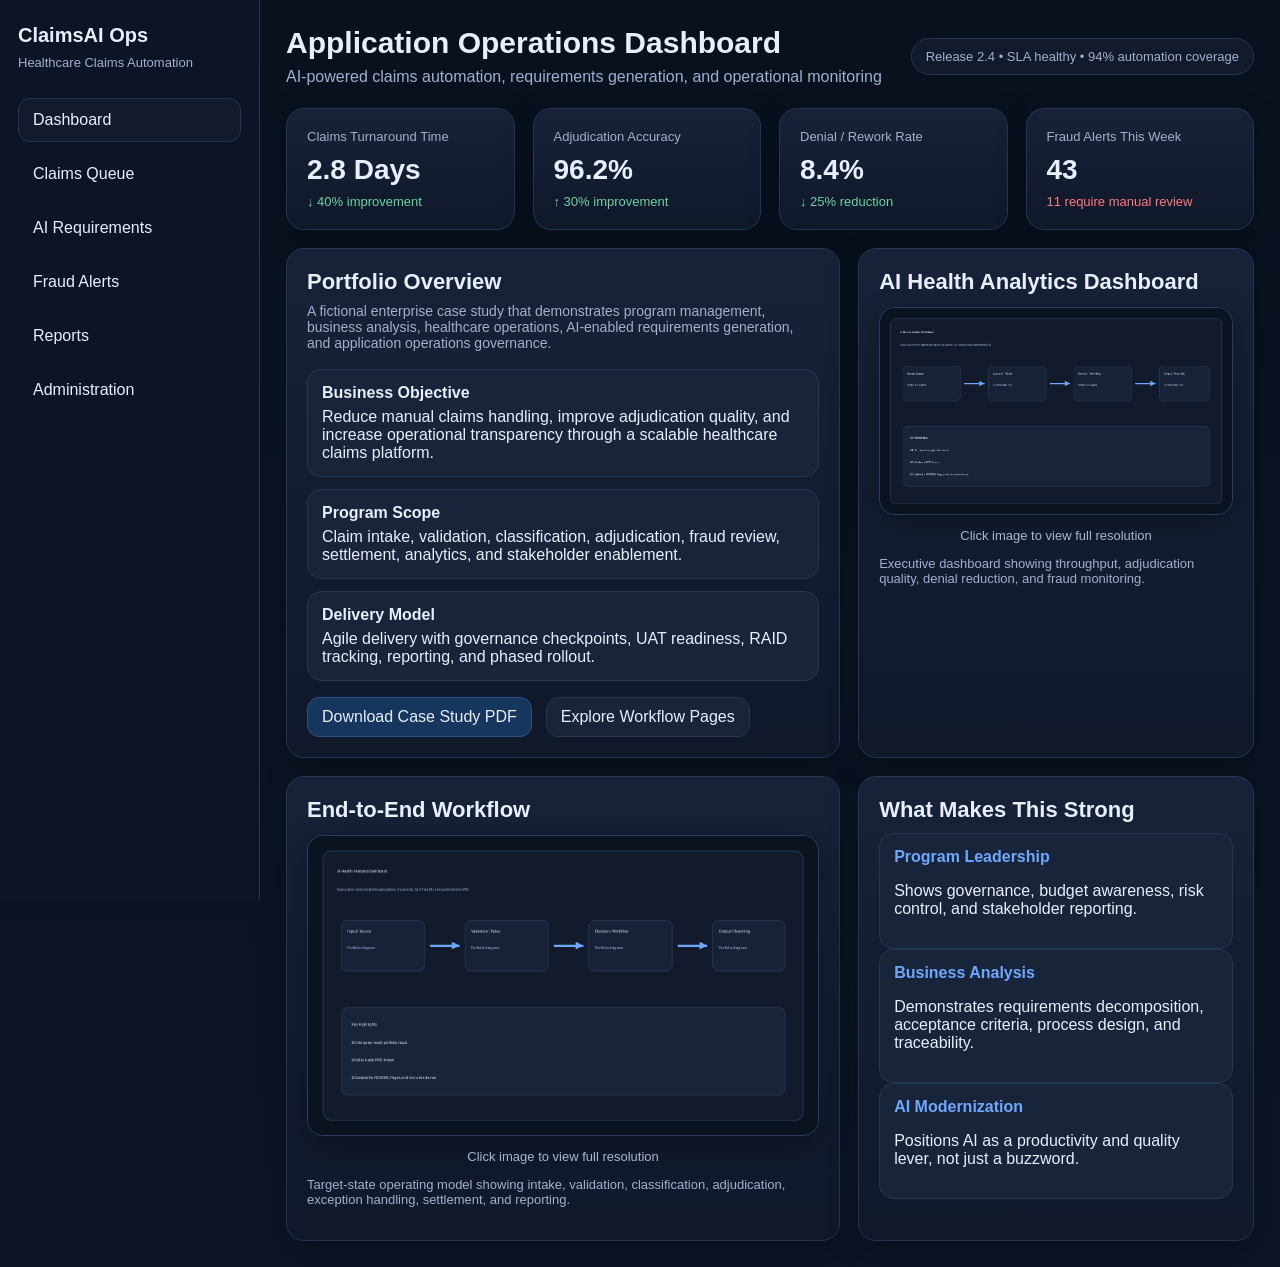
<file: index.html>
<!doctype html>
<html lang="en">
<head>
  <meta charset="UTF-8">
  <meta name="viewport" content="width=device-width, initial-scale=1.0">
  <title>Application Operations Dashboard</title>
  <link rel="stylesheet" href="styles.css">
</head>
<body>
  <div class="app">
    <aside class="sidebar">
      <div class="brand">ClaimsAI Ops</div>
      <div class="subtitle">Healthcare Claims Automation</div>
      <nav class="nav"><a class="active" href="index.html">Dashboard</a><a href="claims.html">Claims Queue</a><a href="ai-requirements.html">AI Requirements</a><a href="fraud-alerts.html">Fraud Alerts</a><a href="reports.html">Reports</a><a href="administration.html">Administration</a></nav>
    </aside>
    <main class="main">
      <div class="topbar">
        <div class="title"><h1>Application Operations Dashboard</h1><p>AI-powered claims automation, requirements generation, and operational monitoring</p></div>
        <div class="status">Release 2.4 • SLA healthy • 94% automation coverage</div>
      </div>
      
<section class="grid cards">
  <div class="panel card"><div class="label">Claims Turnaround Time</div><div class="value">2.8 Days</div><div class="trend up">↓ 40% improvement</div></div>
  <div class="panel card"><div class="label">Adjudication Accuracy</div><div class="value">96.2%</div><div class="trend up">↑ 30% improvement</div></div>
  <div class="panel card"><div class="label">Denial / Rework Rate</div><div class="value">8.4%</div><div class="trend up">↓ 25% reduction</div></div>
  <div class="panel card"><div class="label">Fraud Alerts This Week</div><div class="value">43</div><div class="trend down">11 require manual review</div></div>
</section>
<section class="grid two-col" style="margin-top:18px;">
  <div class="panel">
    <h3 class="section-title">Portfolio Overview</h3>
    <p class="section-subtitle">A fictional enterprise case study that demonstrates program management, business analysis, healthcare operations, AI-enabled requirements generation, and application operations governance.</p>
    <div class="kpi-list">
      <div class="kpi-item"><strong>Business Objective</strong>Reduce manual claims handling, improve adjudication quality, and increase operational transparency through a scalable healthcare claims platform.</div>
      <div class="kpi-item"><strong>Program Scope</strong>Claim intake, validation, classification, adjudication, fraud review, settlement, analytics, and stakeholder enablement.</div>
      <div class="kpi-item"><strong>Delivery Model</strong>Agile delivery with governance checkpoints, UAT readiness, RAID tracking, reporting, and phased rollout.</div>
    </div>
    <div class="hero-actions">
      <a class="button-link primary" href="case-study.pdf">Download Case Study PDF</a>
      <a class="button-link" href="claims.html">Explore Workflow Pages</a>
    </div>
  </div>
  <div class="panel">
    <h3 class="section-title">AI Health Analytics Dashboard</h3>
    <a href="ai-health-analytics-dashboard.png" target="_blank">
  <img class="portfolio-image" src="ai-health-analytics-dashboard.png">
</a>
<p style="text-align:center; color:#a7b6d2; font-size:13px;">
  Click image to view full resolution
</p>
    <p class="image-caption">Executive dashboard showing throughput, adjudication quality, denial reduction, and fraud monitoring.</p>
  </div>
</section>
<section class="grid two-col" style="margin-top:18px;">
  <div class="panel">
    <h3 class="section-title">End-to-End Workflow</h3>
    <a href="end-to-end-workflow.png" target="_blank">
  <img class="portfolio-image" src="end-to-end-workflow.png">
</a>
<p style="text-align:center; color:#a7b6d2; font-size:13px;">
  Click image to view full resolution
</p>
    <p class="image-caption">Target-state operating model showing intake, validation, classification, adjudication, exception handling, settlement, and reporting.</p>
  </div>
  <div class="panel">
    <h3 class="section-title">What Makes This Strong</h3>
    <div class="builder-box"><h4>Program Leadership</h4><p>Shows governance, budget awareness, risk control, and stakeholder reporting.</p></div>
    <div class="builder-box"><h4>Business Analysis</h4><p>Demonstrates requirements decomposition, acceptance criteria, process design, and traceability.</p></div>
    <div class="builder-box"><h4>AI Modernization</h4><p>Positions AI as a productivity and quality lever, not just a buzzword.</p></div>
  </div>
</section>

    </main>
  </div>
</body>
</html>
</file>
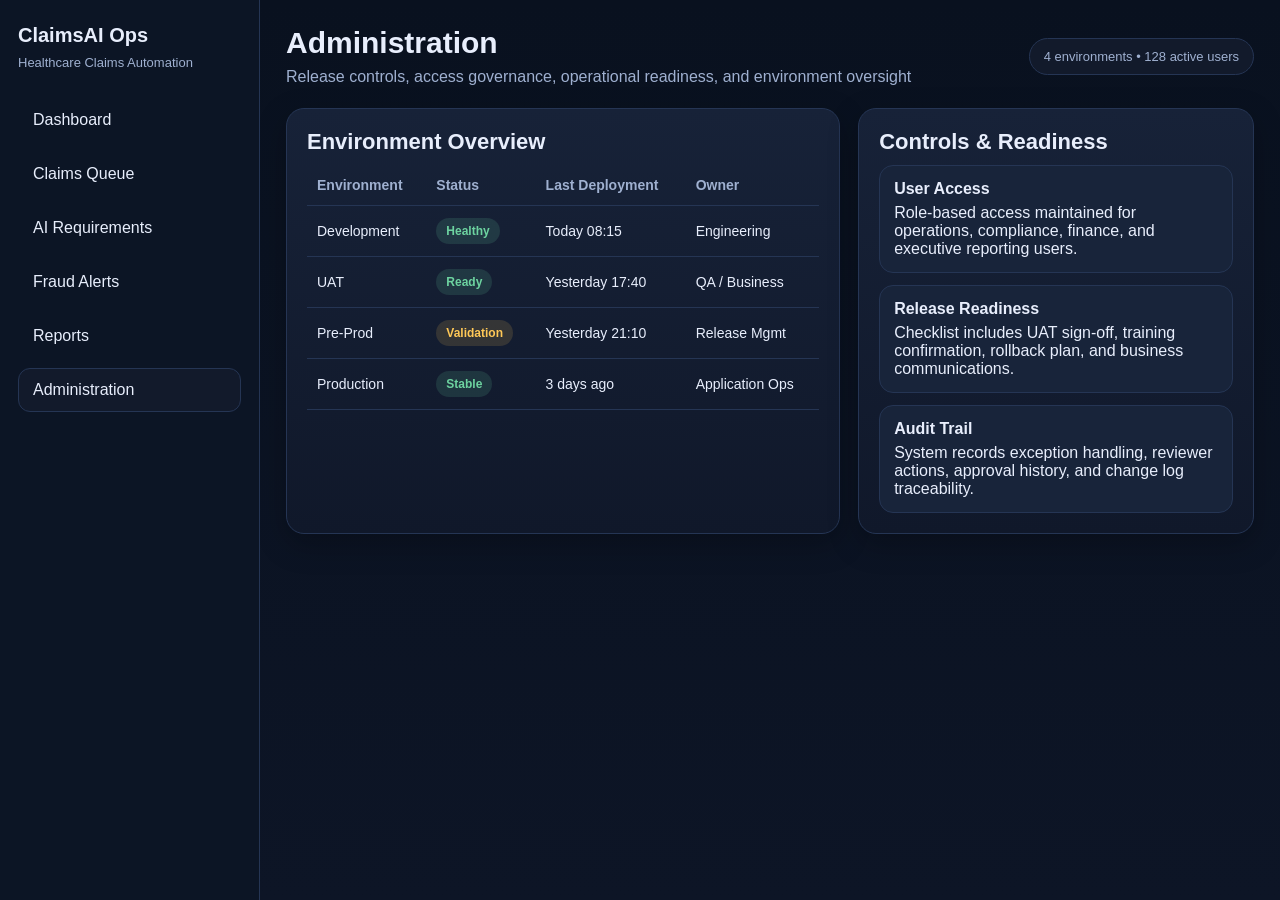
<file: administration.html>
<!doctype html>
<html lang="en">
<head>
  <meta charset="UTF-8">
  <meta name="viewport" content="width=device-width, initial-scale=1.0">
  <title>Administration</title>
  <link rel="stylesheet" href="styles.css">
</head>
<body>
  <div class="app">
    <aside class="sidebar">
      <div class="brand">ClaimsAI Ops</div>
      <div class="subtitle">Healthcare Claims Automation</div>
      <nav class="nav"><a href="index.html">Dashboard</a><a href="claims.html">Claims Queue</a><a href="ai-requirements.html">AI Requirements</a><a href="fraud-alerts.html">Fraud Alerts</a><a href="reports.html">Reports</a><a class="active" href="administration.html">Administration</a></nav>
    </aside>
    <main class="main">
      <div class="topbar">
        <div class="title"><h1>Administration</h1><p>Release controls, access governance, operational readiness, and environment oversight</p></div>
        <div class="status">4 environments • 128 active users</div>
      </div>
      
<section class="grid two-col">
  <div class="panel">
    <h3 class="section-title">Environment Overview</h3>
    <table>
      <thead><tr><th>Environment</th><th>Status</th><th>Last Deployment</th><th>Owner</th></tr></thead>
      <tbody>
        <tr><td>Development</td><td><span class="pill success">Healthy</span></td><td>Today 08:15</td><td>Engineering</td></tr>
        <tr><td>UAT</td><td><span class="pill success">Ready</span></td><td>Yesterday 17:40</td><td>QA / Business</td></tr>
        <tr><td>Pre-Prod</td><td><span class="pill warn">Validation</span></td><td>Yesterday 21:10</td><td>Release Mgmt</td></tr>
        <tr><td>Production</td><td><span class="pill success">Stable</span></td><td>3 days ago</td><td>Application Ops</td></tr>
      </tbody>
    </table>
  </div>
  <div class="panel">
    <h3 class="section-title">Controls & Readiness</h3>
    <div class="action-list">
      <div class="action-item"><strong>User Access</strong>Role-based access maintained for operations, compliance, finance, and executive reporting users.</div>
      <div class="action-item"><strong>Release Readiness</strong>Checklist includes UAT sign-off, training confirmation, rollback plan, and business communications.</div>
      <div class="action-item"><strong>Audit Trail</strong>System records exception handling, reviewer actions, approval history, and change log traceability.</div>
    </div>
  </div>
</section>

    </main>
  </div>
</body>
</html>
</file>
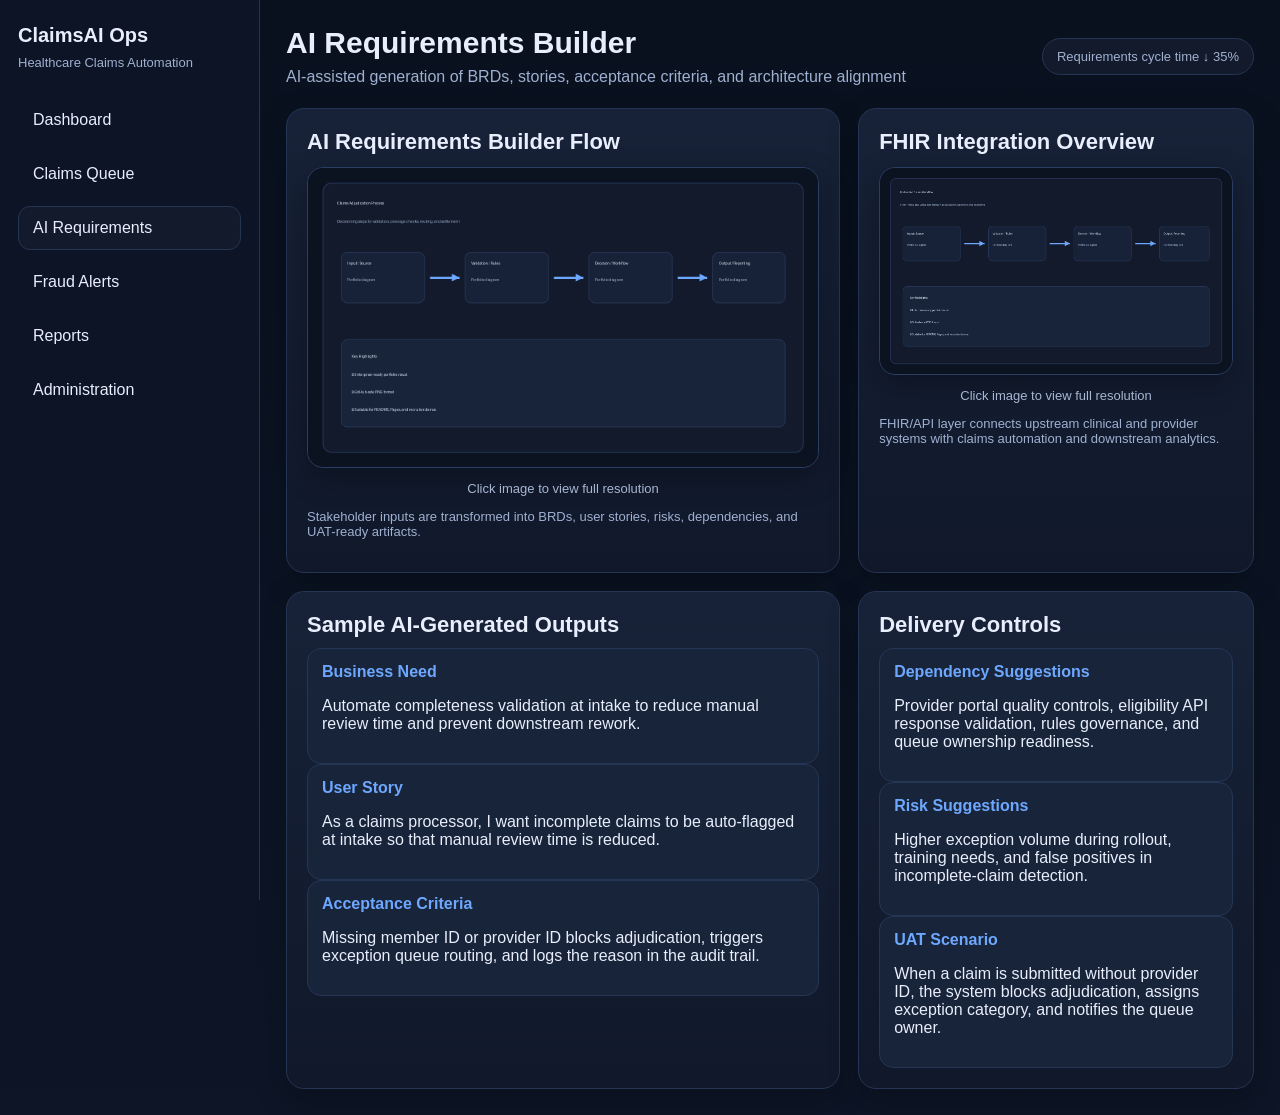
<file: ai-requirements.html>
<!doctype html>
<html lang="en">
<head>
  <meta charset="UTF-8">
  <meta name="viewport" content="width=device-width, initial-scale=1.0">
  <title>AI Requirements Builder</title>
  <link rel="stylesheet" href="styles.css">
</head>
<body>
  <div class="app">
    <aside class="sidebar">
      <div class="brand">ClaimsAI Ops</div>
      <div class="subtitle">Healthcare Claims Automation</div>
      <nav class="nav"><a href="index.html">Dashboard</a><a href="claims.html">Claims Queue</a><a class="active" href="ai-requirements.html">AI Requirements</a><a href="fraud-alerts.html">Fraud Alerts</a><a href="reports.html">Reports</a><a href="administration.html">Administration</a></nav>
    </aside>
    <main class="main">
      <div class="topbar">
        <div class="title"><h1>AI Requirements Builder</h1><p>AI-assisted generation of BRDs, stories, acceptance criteria, and architecture alignment</p></div>
        <div class="status">Requirements cycle time ↓ 35%</div>
      </div>
      
<section class="grid two-col">
  <div class="panel">
    <h3 class="section-title">AI Requirements Builder Flow</h3>
      <a href="ai-requirements-builder-flow.png" target="_blank">
  <img class="portfolio-image" src="ai-requirements-builder-flow.png">
</a>
<p style="text-align:center; color:#a7b6d2; font-size:13px;">
  Click image to view full resolution
</p>
    <p class="image-caption">Stakeholder inputs are transformed into BRDs, user stories, risks, dependencies, and UAT-ready artifacts.</p>
  </div>
  <div class="panel">
    <h3 class="section-title">FHIR Integration Overview</h3>
   <a href="fhir-integration.png" target="_blank">
  <img class="portfolio-image" src="fhir-integration.png">
</a>
<p style="text-align:center; color:#a7b6d2; font-size:13px;">
  Click image to view full resolution
</p>   
    <p class="image-caption">FHIR/API layer connects upstream clinical and provider systems with claims automation and downstream analytics.</p>
  </div>
</section>
<section class="grid two-col" style="margin-top:18px;">
  <div class="panel">
    <h3 class="section-title">Sample AI-Generated Outputs</h3>
    <div class="builder-box"><h4>Business Need</h4><p>Automate completeness validation at intake to reduce manual review time and prevent downstream rework.</p></div>
    <div class="builder-box"><h4>User Story</h4><p>As a claims processor, I want incomplete claims to be auto-flagged at intake so that manual review time is reduced.</p></div>
    <div class="builder-box"><h4>Acceptance Criteria</h4><p>Missing member ID or provider ID blocks adjudication, triggers exception queue routing, and logs the reason in the audit trail.</p></div>
  </div>
  <div class="panel">
    <h3 class="section-title">Delivery Controls</h3>
    <div class="builder-box"><h4>Dependency Suggestions</h4><p>Provider portal quality controls, eligibility API response validation, rules governance, and queue ownership readiness.</p></div>
    <div class="builder-box"><h4>Risk Suggestions</h4><p>Higher exception volume during rollout, training needs, and false positives in incomplete-claim detection.</p></div>
    <div class="builder-box"><h4>UAT Scenario</h4><p>When a claim is submitted without provider ID, the system blocks adjudication, assigns exception category, and notifies the queue owner.</p></div>
  </div>
</section>

    </main>
  </div>
</body>
</html>
</file>
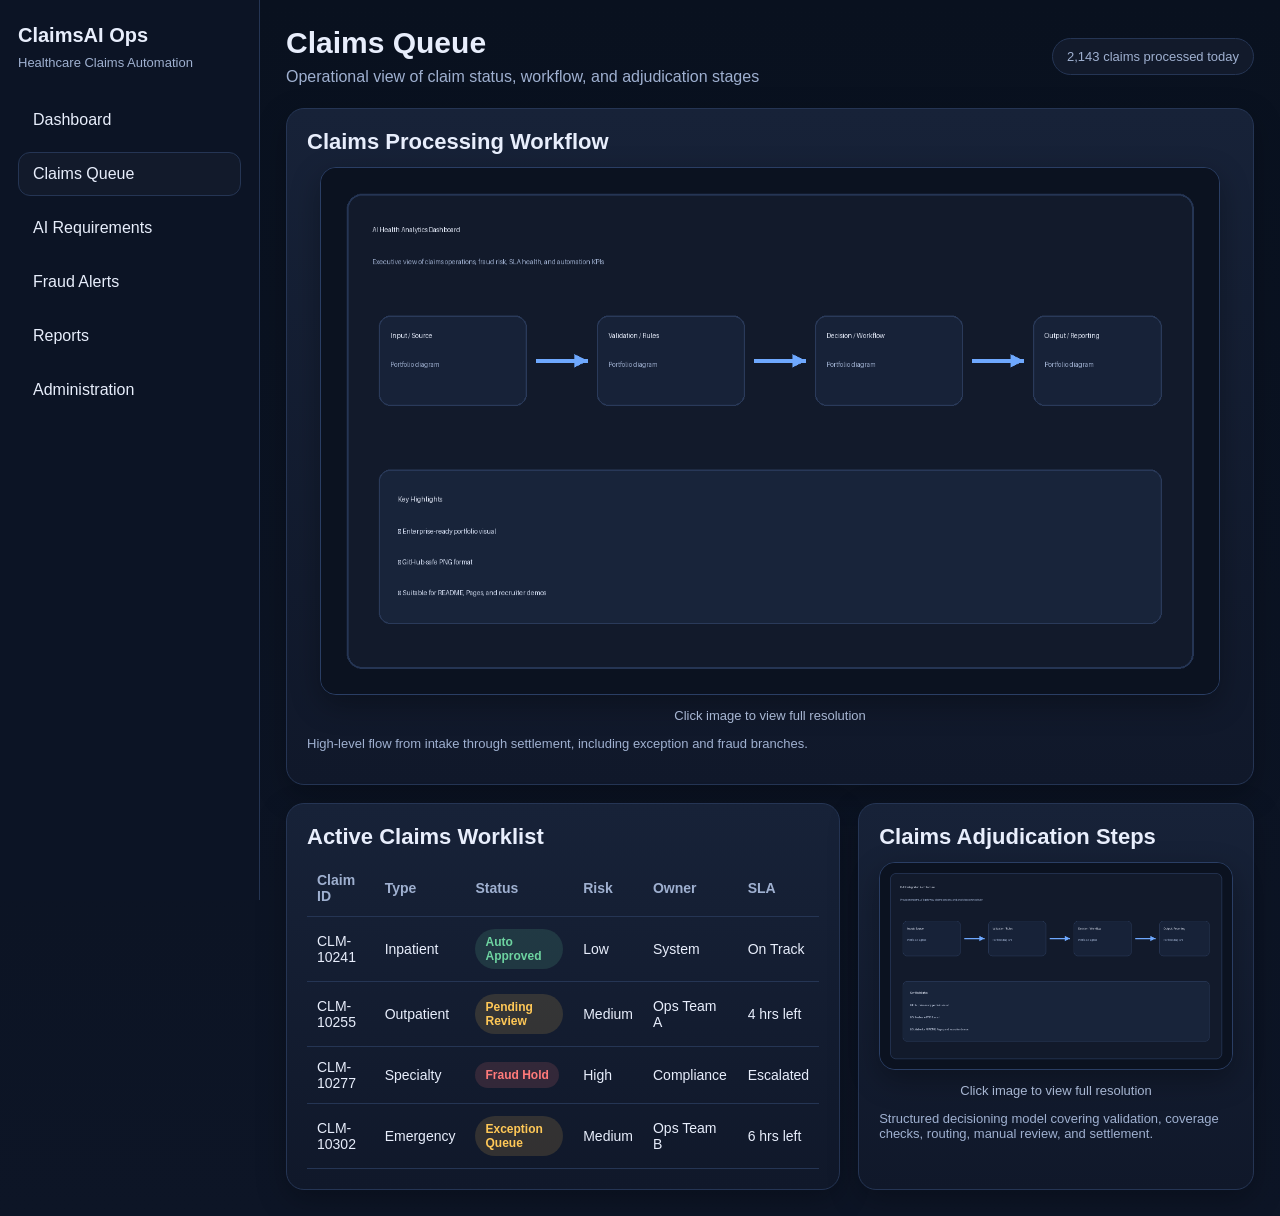
<file: claims.html>
<!doctype html>
<html lang="en">
<head>
  <meta charset="UTF-8">
  <meta name="viewport" content="width=device-width, initial-scale=1.0">
  <title>Claims Queue</title>
  <link rel="stylesheet" href="styles.css">
</head>
<body>
  <div class="app">
    <aside class="sidebar">
      <div class="brand">ClaimsAI Ops</div>
      <div class="subtitle">Healthcare Claims Automation</div>
      <nav class="nav"><a href="index.html">Dashboard</a><a class="active" href="claims.html">Claims Queue</a><a href="ai-requirements.html">AI Requirements</a><a href="fraud-alerts.html">Fraud Alerts</a><a href="reports.html">Reports</a><a href="administration.html">Administration</a></nav>
    </aside>
    <main class="main">
      <div class="topbar">
        <div class="title"><h1>Claims Queue</h1><p>Operational view of claim status, workflow, and adjudication stages</p></div>
        <div class="status">2,143 claims processed today</div>
      </div>
      
<section class="panel">
  <h3 class="section-title">Claims Processing Workflow</h3>
  <a href="end-to-end-workflow.png" target="_blank">
  <img class="portfolio-image" src="end-to-end-workflow.png">
</a>
<p style="text-align:center; color:#a7b6d2; font-size:13px;">
  Click image to view full resolution
</p>
  <p class="image-caption">High-level flow from intake through settlement, including exception and fraud branches.</p>
</section>
<section class="grid two-col" style="margin-top:18px;">
  <div class="panel">
    <h3 class="section-title">Active Claims Worklist</h3>
    <table>
      <thead><tr><th>Claim ID</th><th>Type</th><th>Status</th><th>Risk</th><th>Owner</th><th>SLA</th></tr></thead>
      <tbody>
        <tr><td>CLM-10241</td><td>Inpatient</td><td><span class="pill success">Auto Approved</span></td><td>Low</td><td>System</td><td>On Track</td></tr>
        <tr><td>CLM-10255</td><td>Outpatient</td><td><span class="pill warn">Pending Review</span></td><td>Medium</td><td>Ops Team A</td><td>4 hrs left</td></tr>
        <tr><td>CLM-10277</td><td>Specialty</td><td><span class="pill danger">Fraud Hold</span></td><td>High</td><td>Compliance</td><td>Escalated</td></tr>
        <tr><td>CLM-10302</td><td>Emergency</td><td><span class="pill warn">Exception Queue</span></td><td>Medium</td><td>Ops Team B</td><td>6 hrs left</td></tr>
      </tbody>
    </table>
  </div>
  <div class="panel">
    <h3 class="section-title">Claims Adjudication Steps</h3>
    <a href="claims-adjudication-process.png" target="_blank">
  <img class="portfolio-image" src="claims-adjudication-process.png">
</a>
<p style="text-align:center; color:#a7b6d2; font-size:13px;">
  Click image to view full resolution
</p>
    <p class="image-caption">Structured decisioning model covering validation, coverage checks, routing, manual review, and settlement.</p>
  </div>
</section>

    </main>
  </div>
</body>
</html>
</file>
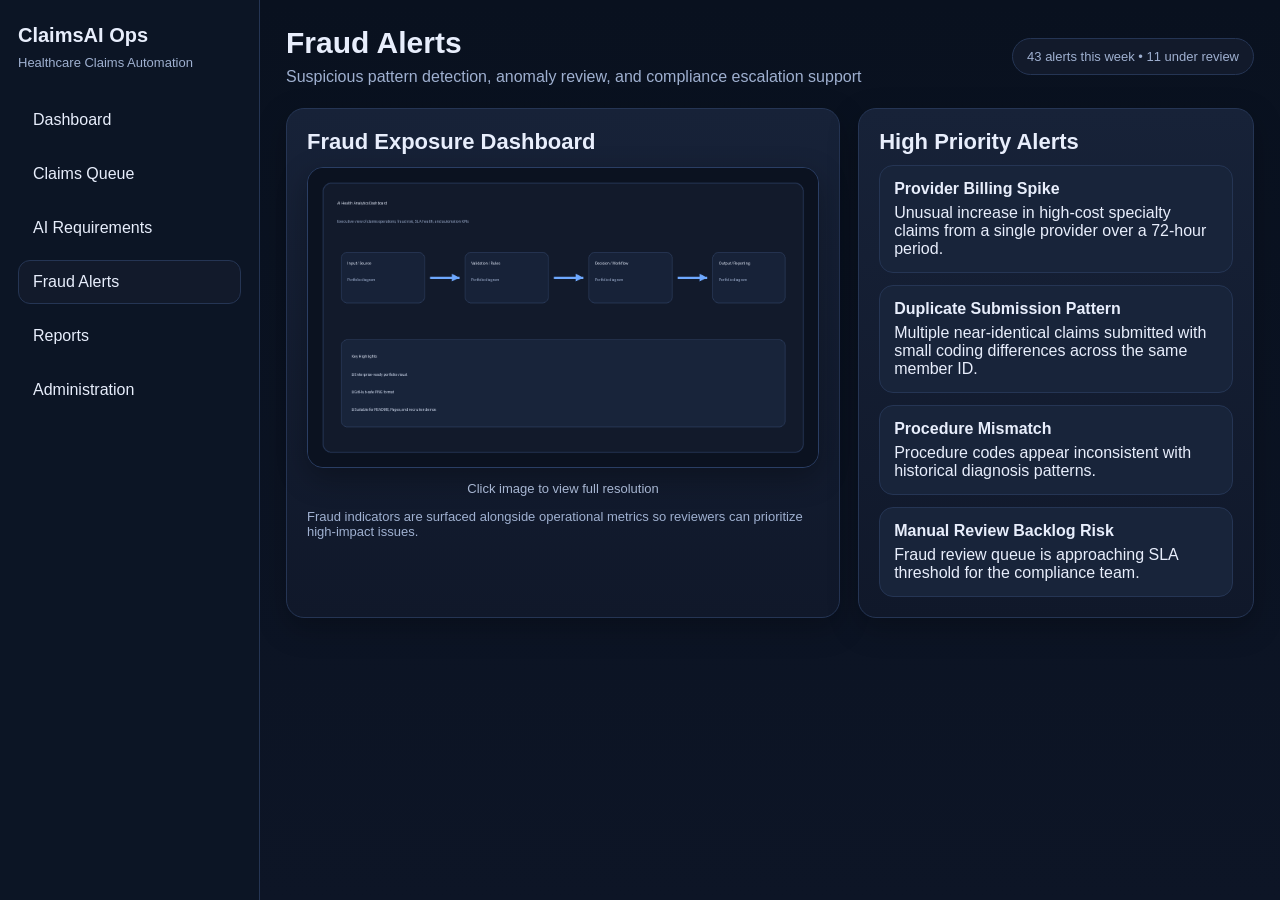
<file: fraud-alerts.html>
<!doctype html>
<html lang="en">
<head>
  <meta charset="UTF-8">
  <meta name="viewport" content="width=device-width, initial-scale=1.0">
  <title>Fraud Alerts</title>
  <link rel="stylesheet" href="styles.css">
</head>
<body>
  <div class="app">
    <aside class="sidebar">
      <div class="brand">ClaimsAI Ops</div>
      <div class="subtitle">Healthcare Claims Automation</div>
      <nav class="nav"><a href="index.html">Dashboard</a><a href="claims.html">Claims Queue</a><a href="ai-requirements.html">AI Requirements</a><a class="active" href="fraud-alerts.html">Fraud Alerts</a><a href="reports.html">Reports</a><a href="administration.html">Administration</a></nav>
    </aside>
    <main class="main">
      <div class="topbar">
        <div class="title"><h1>Fraud Alerts</h1><p>Suspicious pattern detection, anomaly review, and compliance escalation support</p></div>
        <div class="status">43 alerts this week • 11 under review</div>
      </div>
      
<section class="grid two-col">
  <div class="panel">
    <h3 class="section-title">Fraud Exposure Dashboard</h3>
    <a href="ai-health-analytics-dashboard.png" target="_blank">
  <img class="portfolio-image" src="ai-health-analytics-dashboard.png">
</a>
<p style="text-align:center; color:#a7b6d2; font-size:13px;">
  Click image to view full resolution
</p>
    <p class="image-caption">Fraud indicators are surfaced alongside operational metrics so reviewers can prioritize high-impact issues.</p>
  </div>
  <div class="panel">
    <h3 class="section-title">High Priority Alerts</h3>
    <div class="alert-list">
      <div class="alert-item"><strong>Provider Billing Spike</strong>Unusual increase in high-cost specialty claims from a single provider over a 72-hour period.</div>
      <div class="alert-item"><strong>Duplicate Submission Pattern</strong>Multiple near-identical claims submitted with small coding differences across the same member ID.</div>
      <div class="alert-item"><strong>Procedure Mismatch</strong>Procedure codes appear inconsistent with historical diagnosis patterns.</div>
      <div class="alert-item"><strong>Manual Review Backlog Risk</strong>Fraud review queue is approaching SLA threshold for the compliance team.</div>
    </div>
  </div>
</section>

    </main>
  </div>
</body>
</html>
</file>
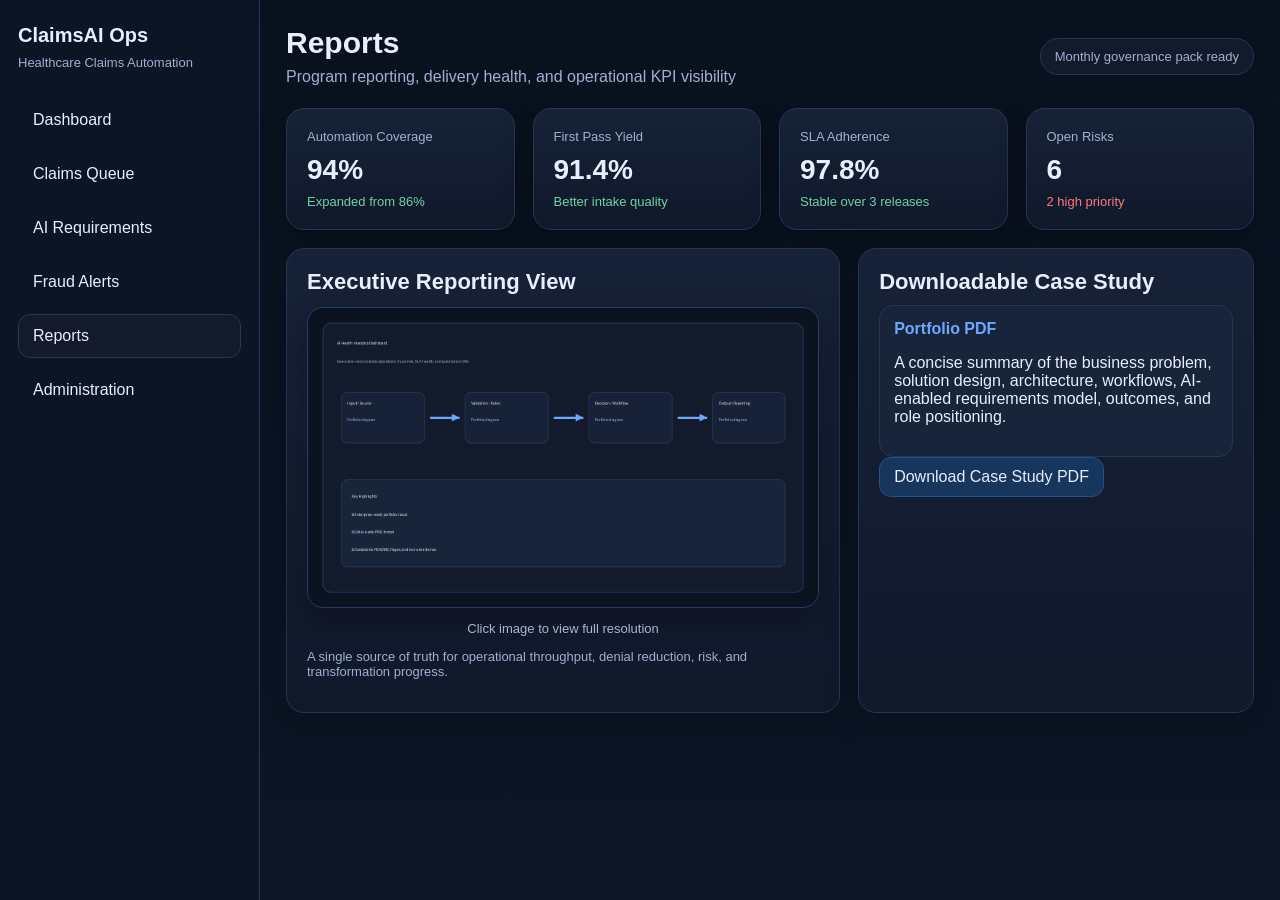
<file: reports.html>
<!doctype html>
<html lang="en">
<head>
  <meta charset="UTF-8">
  <meta name="viewport" content="width=device-width, initial-scale=1.0">
  <title>Reports</title>
  <link rel="stylesheet" href="styles.css">
</head>
<body>
  <div class="app">
    <aside class="sidebar">
      <div class="brand">ClaimsAI Ops</div>
      <div class="subtitle">Healthcare Claims Automation</div>
      <nav class="nav"><a href="index.html">Dashboard</a><a href="claims.html">Claims Queue</a><a href="ai-requirements.html">AI Requirements</a><a href="fraud-alerts.html">Fraud Alerts</a><a class="active" href="reports.html">Reports</a><a href="administration.html">Administration</a></nav>
    </aside>
    <main class="main">
      <div class="topbar">
        <div class="title"><h1>Reports</h1><p>Program reporting, delivery health, and operational KPI visibility</p></div>
        <div class="status">Monthly governance pack ready</div>
      </div>
      
<section class="grid cards">
  <div class="panel card"><div class="label">Automation Coverage</div><div class="value">94%</div><div class="trend up">Expanded from 86%</div></div>
  <div class="panel card"><div class="label">First Pass Yield</div><div class="value">91.4%</div><div class="trend up">Better intake quality</div></div>
  <div class="panel card"><div class="label">SLA Adherence</div><div class="value">97.8%</div><div class="trend up">Stable over 3 releases</div></div>
  <div class="panel card"><div class="label">Open Risks</div><div class="value">6</div><div class="trend down">2 high priority</div></div>
</section>
<section class="grid two-col" style="margin-top:18px;">
  <div class="panel">
    <h3 class="section-title">Executive Reporting View</h3>
    <a href="ai-health-analytics-dashboard.png" target="_blank">
  <img class="portfolio-image" src="ai-health-analytics-dashboard.png">
</a>
<p style="text-align:center; color:#a7b6d2; font-size:13px;">
  Click image to view full resolution
</p>
    <p class="image-caption">A single source of truth for operational throughput, denial reduction, risk, and transformation progress.</p>
  </div>
  <div class="panel">
    <h3 class="section-title">Downloadable Case Study</h3>
    <div class="builder-box"><h4>Portfolio PDF</h4><p>A concise summary of the business problem, solution design, architecture, workflows, AI-enabled requirements model, outcomes, and role positioning.</p></div>
    <a class="button-link primary" href="case-study.pdf">Download Case Study PDF</a>
  </div>
</section>

    </main>
  </div>
</body>
</html>
</file>
<file: styles.css>
:root {
  --bg: #0b1220;
  --panel: #121a2b;
  --panel-2: #18243a;
  --text: #e8eefc;
  --muted: #9fb0d0;
  --accent: #6ea8fe;
  --success: #6dd3a0;
  --warn: #ffc857;
  --danger: #ff7a7a;
  --border: #253554;
  --shadow: 0 10px 30px rgba(0,0,0,.25);
  --radius: 18px;
}
* { box-sizing: border-box; }
body { margin: 0; font-family: Inter, Arial, sans-serif; background: linear-gradient(180deg, #09111f 0%, #0d1526 100%); color: var(--text); }
.app { display: grid; grid-template-columns: 260px 1fr; min-height: 100vh; }
.sidebar { background: rgba(13, 21, 38, 0.97); border-right: 1px solid var(--border); padding: 24px 18px; position: sticky; top: 0; height: 100vh; }
.brand { font-weight: 700; font-size: 20px; margin-bottom: 8px; }
.subtitle { color: var(--muted); font-size: 13px; margin-bottom: 28px; }
.nav a { display:block; color:var(--text); text-decoration:none; padding:12px 14px; margin-bottom:10px; border-radius:12px; border:1px solid transparent; transition:.2s ease; }
.nav a.active,.nav a:hover { background:var(--panel); border-color:var(--border); }
.main { padding: 26px; }
.topbar { display:flex; justify-content:space-between; gap:20px; align-items:center; margin-bottom:22px; flex-wrap:wrap; }
.title h1 { margin:0; font-size:30px; }
.title p { margin:8px 0 0; color:var(--muted); }
.status { background:var(--panel); border:1px solid var(--border); border-radius:999px; padding:10px 14px; color:var(--muted); font-size:13px; }
.grid { display:grid; gap:18px; }
.cards { grid-template-columns: repeat(4, minmax(0, 1fr)); }
.two-col { grid-template-columns: 1.4fr 1fr; }
.panel { background: linear-gradient(180deg, rgba(23,34,56,.92), rgba(16,24,42,.96)); border:1px solid var(--border); border-radius:var(--radius); box-shadow:var(--shadow); padding:18px; }
.card .label { color:var(--muted); font-size:13px; margin-bottom:10px; }
.card .value { font-size:28px; font-weight:700; }
.trend { margin-top:8px; font-size:13px; }
.up { color:var(--success); } .down { color:var(--danger); }
.section-title { margin:0 0 14px; font-size:18px; }
.section-subtitle { color:var(--muted); margin-top:-2px; margin-bottom:18px; font-size:14px; }
.kpi-list,.alert-list,.action-list { display:grid; gap:12px; }
.kpi-item,.alert-item,.action-item,.builder-box { background:var(--panel-2); border:1px solid var(--border); border-radius:14px; padding:14px; }
.kpi-item strong,.alert-item strong,.action-item strong,.builder-box h4 { display:block; margin-bottom:6px; }
.builder-box h4 { color:var(--accent); margin-top:0; }
.footer-note, .image-caption { color:var(--muted); font-size:13px; margin-top:8px; }
.page-links { display:flex; gap:12px; flex-wrap:wrap; margin-top:10px; }
.page-links a, .download-link { color:var(--accent); text-decoration:none; }
.page-links a:hover, .download-link:hover { text-decoration:underline; }
table { width:100%; border-collapse:collapse; font-size:14px; }
th,td { text-align:left; padding:12px 10px; border-bottom:1px solid var(--border); }
th { color:var(--muted); font-weight:600; }
.pill { display:inline-block; padding:6px 10px; border-radius:999px; font-size:12px; font-weight:600; }
.pill.success { background:rgba(109,211,160,.14); color:var(--success); }
.pill.warn { background:rgba(255,200,87,.14); color:var(--warn); }
.pill.danger { background:rgba(255,122,122,.14); color:var(--danger); }
.portfolio-image {
  width: 100%;
  max-width: 900px;   /* prevents stretching → improves clarity */
  display: block;
  margin: 12px auto;
  border-radius: 16px;
  border: 1px solid #2a3e64;
  box-shadow: 0 10px 30px rgba(0,0,0,0.3);
}
.hero-actions { display:flex; gap:14px; flex-wrap:wrap; margin-top:16px; }
.button-link { display:inline-block; padding:10px 14px; border-radius:12px; text-decoration:none; border:1px solid var(--border); background:var(--panel-2); color:var(--text); }
.button-link.primary { background:#17365e; border-color:#2a4f84; }
@media (max-width: 1100px) { .cards,.two-col { grid-template-columns:1fr; } }
@media (max-width: 900px) { .app { grid-template-columns:1fr; } .sidebar { position:relative; height:auto; } }
.panel {
  background: linear-gradient(180deg, #172238, #10182a);
  border-radius: 18px;
  padding: 20px;
  border: 1px solid #253554;
}

.section-title {
  font-size: 22px;
  margin-bottom: 10px;
}
</file>
